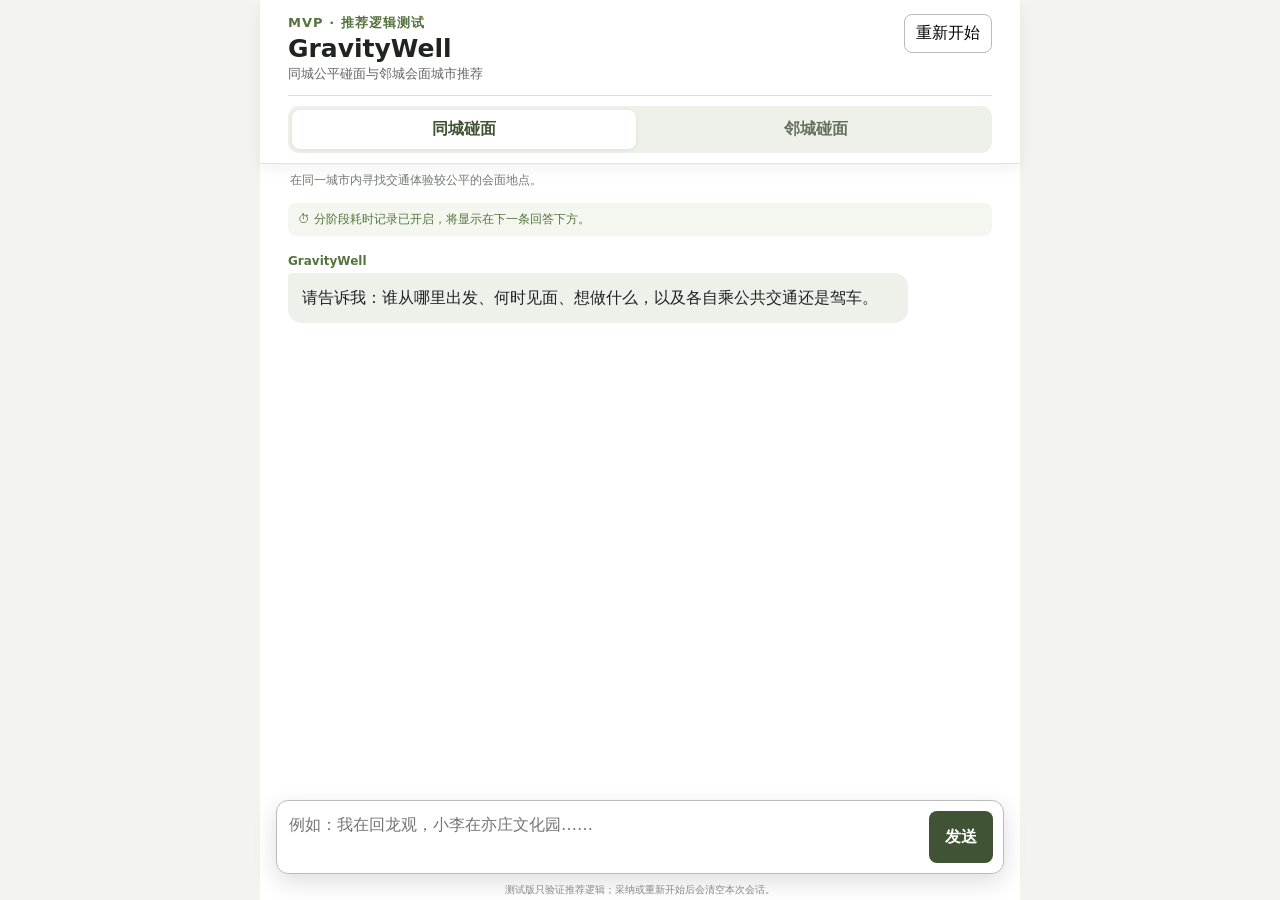
<file: static/index.html>
<!doctype html>
<html lang="zh-CN">
  <head>
    <meta charset="utf-8">
    <meta name="viewport" content="width=device-width,initial-scale=1,viewport-fit=cover">
    <title>GravityWell 推荐逻辑测试台</title>
    <link rel="stylesheet" href="/static/style.css?v=sticky-header-1">
  </head>
  <body>
    <main class="app-shell">
      <div class="sticky-top">
        <header>
          <div>
            <p class="tag">MVP · 推荐逻辑测试</p>
            <h1>GravityWell</h1>
            <p>同城公平碰面与邻城会面城市推荐</p>
          </div>
          <button id="restart" class="secondary">重新开始</button>
        </header>

        <nav class="mode-switch" aria-label="推荐模式">
          <button type="button" class="mode-button active" data-mode="same_city">同城碰面</button>
          <button type="button" class="mode-button" data-mode="intercity">邻城碰面</button>
        </nav>
      </div>
      <p id="mode-help" class="mode-help">在同一城市内寻找交通体验较公平的会面地点。</p>

      <p class="timing-status">⏱ 分阶段耗时记录已开启，将显示在下一条回答下方。</p>

      <section id="messages" class="messages" aria-live="polite">
        <article class="message assistant">
          <b>GravityWell</b>
          <p>请告诉我：谁从哪里出发、何时见面、想做什么，以及各自乘公共交通还是驾车。</p>
        </article>
      </section>

      <form id="chat-form" class="composer">
        <textarea id="message-input" rows="2" maxlength="2000" placeholder="例如：我在五角场，小张在苏州园区……" required></textarea>
        <button id="send" type="submit">发送</button>
      </form>
      <p class="notice">测试版只验证推荐逻辑；采纳或重新开始后会清空本次会话。</p>
    </main>
    <script src="/static/app.js?v=atmosphere-search-1" defer></script>
  </body>
</html>
</file>
<file: static/style.css>
:root {
  font-family: system-ui, -apple-system, "PingFang SC", "Microsoft YaHei", sans-serif;
  color: #20231f;
  background: #f3f4ef;
}

* { box-sizing: border-box; }
body { margin: 0; }
button, textarea { font: inherit; }
button { cursor: pointer; }

.app-shell { width: min(100%, 760px); min-height: 100vh; margin: auto; padding: 20px 16px 120px; background: white; }
.sticky-top { position: sticky; top: 0; z-index: 20; margin: -20px -16px 0; padding: calc(14px + env(safe-area-inset-top)) 16px 10px; border-bottom: 1px solid #e2e4df; background: rgba(255, 255, 255, .96); box-shadow: 0 5px 14px rgba(31, 40, 27, .06); backdrop-filter: blur(10px); }
header { display: flex; justify-content: space-between; gap: 16px; align-items: flex-start; padding-bottom: 12px; border-bottom: 1px solid #ddd; }
h1 { margin: 2px 0; font-size: 25px; }
header p { margin: 0; color: #666; font-size: 13px; }
.tag { color: #56733d; font-weight: 700; letter-spacing: .08em; }
.secondary { padding: 8px 11px; border: 1px solid #bbb; border-radius: 8px; background: white; }
.mode-switch { display: grid; grid-template-columns: 1fr 1fr; gap: 8px; margin-top: 10px; padding: 4px; border-radius: 11px; background: #eef0ea; }
.mode-button { padding: 9px; border: 0; border-radius: 8px; background: transparent; color: #68705f; font-weight: 700; }
.mode-button.active { background: white; color: #405335; box-shadow: 0 1px 5px #0001; }
.mode-help { margin: 8px 2px 0; color: #74796f; font-size: 12px; }
.timing-status { margin: 14px 0 0; padding: 8px 10px; border-radius: 8px; background: #f4f7ef; color: #56733d; font-size: 12px; }
.messages { padding: 18px 0; }
.message { max-width: 88%; margin: 0 0 16px; animation: message-enter .28s cubic-bezier(.22,.8,.32,1) both; }
.message b { display: block; margin-bottom: 5px; font-size: 12px; color: #56733d; }
.message p { margin: 0; padding: 12px 14px; border-radius: 4px 14px 14px; background: #edf1e9; line-height: 1.65; white-space: pre-wrap; }
.message.user { margin-left: auto; }
.message.user b { color: #666; text-align: right; }
.message.user p { color: white; background: #3f4f36; border-radius: 14px 4px 14px 14px; }
.timings { display: block; margin-top: 8px; color: #6b7280; font-size: 12px; line-height: 1.5; }
.thinking-message p { display: flex; align-items: center; gap: 8px; color: #5f6958; }
.thinking-dots { display: inline-flex; gap: 4px; align-items: center; min-width: 28px; }
.thinking-dots i { width: 5px; height: 5px; border-radius: 50%; background: #718365; animation: thinking-dot 1.05s ease-in-out infinite; }
.thinking-dots i:nth-child(2) { animation-delay: .14s; }
.thinking-dots i:nth-child(3) { animation-delay: .28s; }
.thinking-message.thinking-exit { animation: thinking-exit .16s ease forwards; }
.message.with-candidates { width: 100%; max-width: 100%; }
.candidate-round { display: grid; gap: 12px; margin-top: 14px; padding: 12px; border: 1px solid #dce2d6; border-radius: 12px; background: #fafbf8; animation: result-enter .38s cubic-bezier(.22,.8,.32,1) both; }
.round-heading { margin: 0; color: #56733d; font-size: 14px; }
.candidate { padding: 15px; border: 1px solid #cad3c2; border-radius: 12px; }
.candidate h2 { margin: 0 0 4px; font-size: 17px; }
.candidate .meta { margin: 0 0 10px; color: #666; font-size: 12px; }
.score { float: right; color: #42612c; font-weight: 800; }
.breakdown { display: flex; flex-wrap: wrap; gap: 5px; margin: 8px 0; }
.breakdown span { padding: 3px 6px; border-radius: 5px; background: #edf1e9; color: #52604b; font-size: 10px; }
.routes { margin: 10px 0; padding: 10px 12px; background: #f5f6f2; border-radius: 8px; }
.routes p { margin: 4px 0; font-size: 13px; }
.reason, .warning { margin: 8px 0 0; font-size: 13px; line-height: 1.55; }
.weather { margin: 8px 0; color: #49623a; font-size: 13px; }
.opening { margin: 8px 0; color: #4d5a43; font-size: 12px; }
.gateway { margin: 9px 0; padding: 8px 10px; border-left: 3px solid #78915e; background: #f4f7ef; color: #405335; font-size: 12px; }
.atmosphere-evidence { margin: 10px 0; padding: 10px 12px; border: 1px solid #d8dfd1; border-radius: 8px; background: #f8faf5; color: #46513f; font-size: 12px; }
.atmosphere-evidence p { margin: 5px 0; line-height: 1.55; }
.atmosphere-evidence small { color: #747c6d; }
.atmosphere-evidence nav { margin-top: 6px; line-height: 1.5; }
.atmosphere-evidence a { color: #4f6d3c; text-decoration-thickness: 1px; text-underline-offset: 2px; }
.warning { color: #9b5b22; }
.accept { width: 100%; margin-top: 12px; padding: 9px; border: 0; border-radius: 8px; background: #d9ef7f; color: #263019; font-weight: 700; }
.accept:disabled { background: #e5e7e1; color: #7a7e74; cursor: default; }
.composer { position: fixed; left: 50%; bottom: 26px; transform: translateX(-50%); width: min(calc(100% - 24px), 728px); display: flex; gap: 8px; padding: 10px; border: 1px solid #bbb; border-radius: 12px; background: white; box-shadow: 0 8px 25px #0002; }
textarea { flex: 1; min-width: 0; resize: none; border: 0; outline: 0; line-height: 1.5; }
.composer button { width: 64px; border: 0; border-radius: 8px; background: #405335; color: white; font-weight: 700; }
.composer button:disabled { opacity: .45; }
.notice { position: fixed; bottom: 3px; left: 0; width: 100%; margin: 0; color: #888; font-size: 10px; text-align: center; }
@media (min-width: 720px) {
  .app-shell { padding-inline: 28px; }
  .sticky-top { margin-inline: -28px; padding-inline: 28px; }
}

@keyframes message-enter {
  from { opacity: 0; transform: translateY(7px); }
  to { opacity: 1; transform: translateY(0); }
}

@keyframes result-enter {
  from { opacity: 0; transform: translateY(10px) scale(.995); }
  to { opacity: 1; transform: translateY(0) scale(1); }
}

@keyframes thinking-dot {
  0%, 60%, 100% { opacity: .35; transform: translateY(0); }
  30% { opacity: 1; transform: translateY(-3px); }
}

@keyframes thinking-exit {
  to { opacity: 0; transform: translateY(-3px); }
}

@media (prefers-reduced-motion: reduce) {
  .message, .candidate-round, .thinking-dots i, .thinking-message.thinking-exit {
    animation: none;
  }
  * { scroll-behavior: auto !important; }
}
</file>
